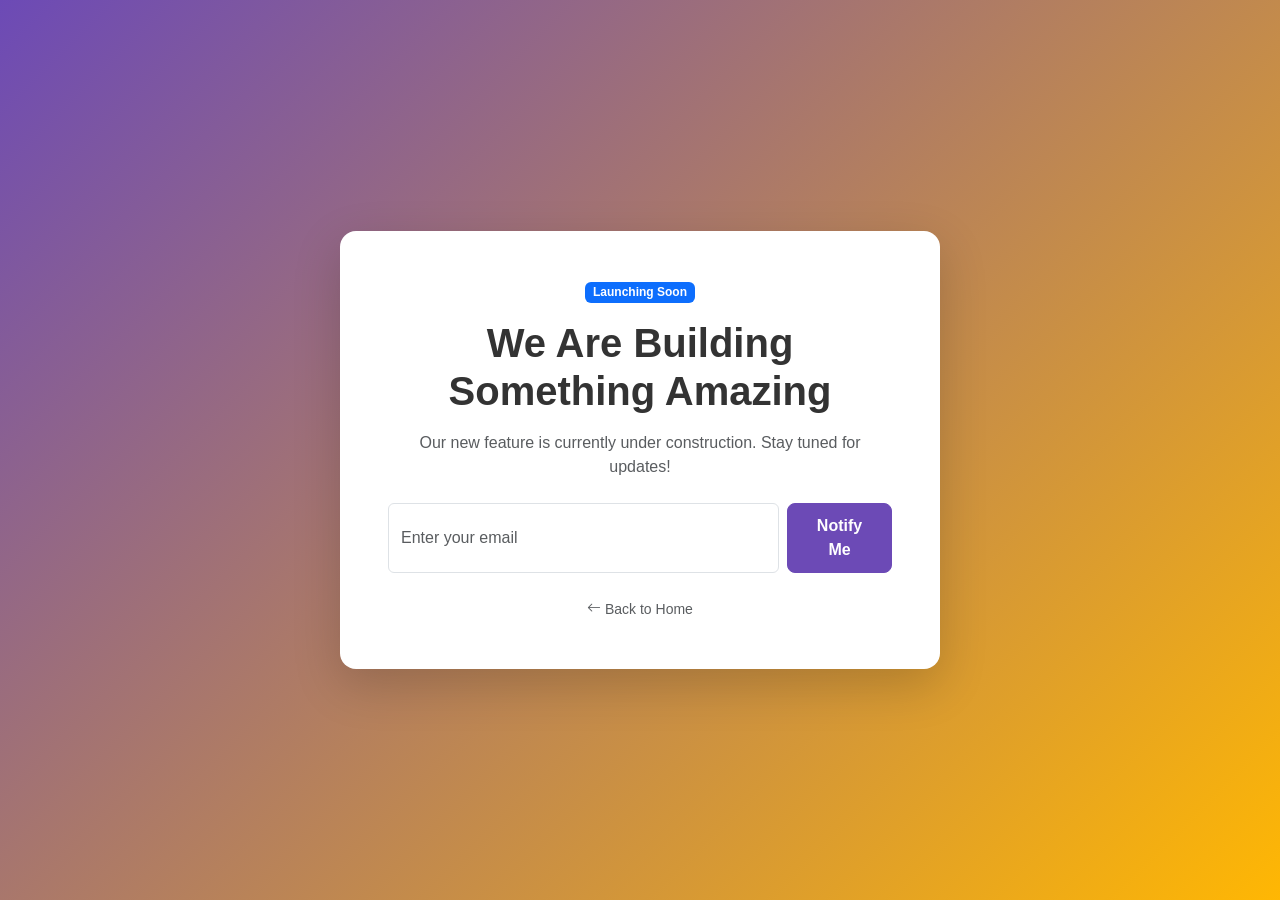
<file: coming-soon.html>
<!DOCTYPE html>
<html lang="en" data-theme="light">

<head>
    <meta charset="UTF-8">
    <meta name="viewport" content="width=device-width, initial-scale=1.0">
    <title>Coming Soon | AudioStudio</title>
    <!-- Google Fonts -->
    <link rel="preconnect" href="https://fonts.googleapis.com">
    <link rel="preconnect" href="https://fonts.gstatic.com" crossorigin>
    <link
        href="https://fonts.googleapis.com/css2?family=Inter:wght@400;500;600&family=Outfit:wght@500;700;800&display=swap"
        rel="stylesheet">
    <!-- Bootstrap CSS -->
    <link href="https://cdn.jsdelivr.net/npm/bootstrap@5.3.2/dist/css/bootstrap.min.css" rel="stylesheet">
    <!-- Bootstrap Icons -->
    <link rel="stylesheet" href="https://cdn.jsdelivr.net/npm/bootstrap-icons@1.11.1/font/bootstrap-icons.css">
    <!-- Custom CSS -->
    <link rel="stylesheet" href="assets/css/style.css">
    <style>
        .coming-soon-container {
            min-height: 100vh;
            display: flex;
            align-items: center;
            justify-content: center;
            text-align: center;
            background: linear-gradient(135deg, var(--primary-color), var(--secondary-color));
            color: white;
        }
    </style>
</head>

<body>

    <div class="coming-soon-container p-4">
        <div class="bg-white text-dark p-5 rounded-4 shadow-lg" style="max-width: 600px; width: 100%;">
            <span class="badge bg-primary mb-3">Launching Soon</span>
            <h1 class="fw-bold mb-3">We Are Building Something Amazing</h1>
            <p class="text-muted mb-4">Our new feature is currently under construction. Stay tuned for updates!</p>

            <form class="d-flex gap-2 mb-4">
                <input type="email" class="form-control" placeholder="Enter your email">
                <button class="btn btn-primary">Notify Me</button>
            </form>

            <a href="index.html" class="text-decoration-none text-muted small"><i class="bi bi-arrow-left"></i> Back to
                Home</a>
        </div>
    </div>

</body>

</html>
</file>
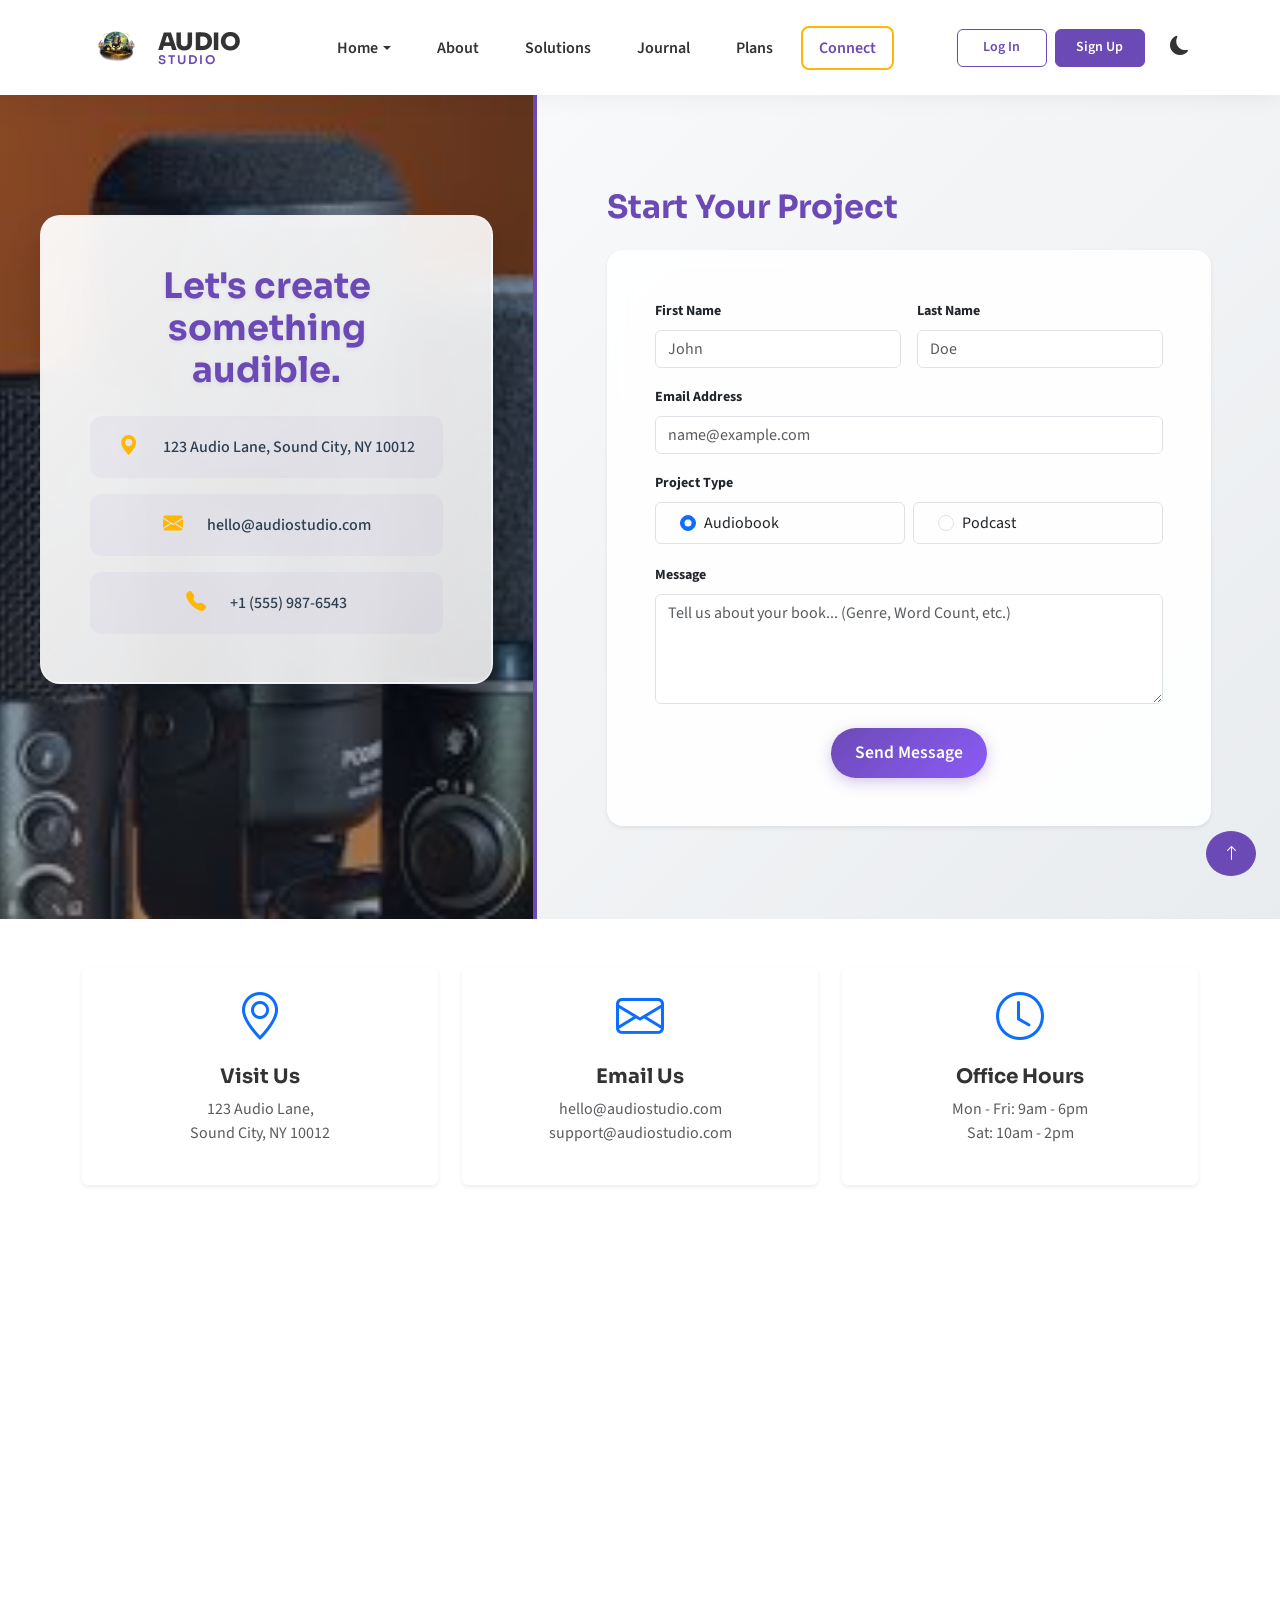
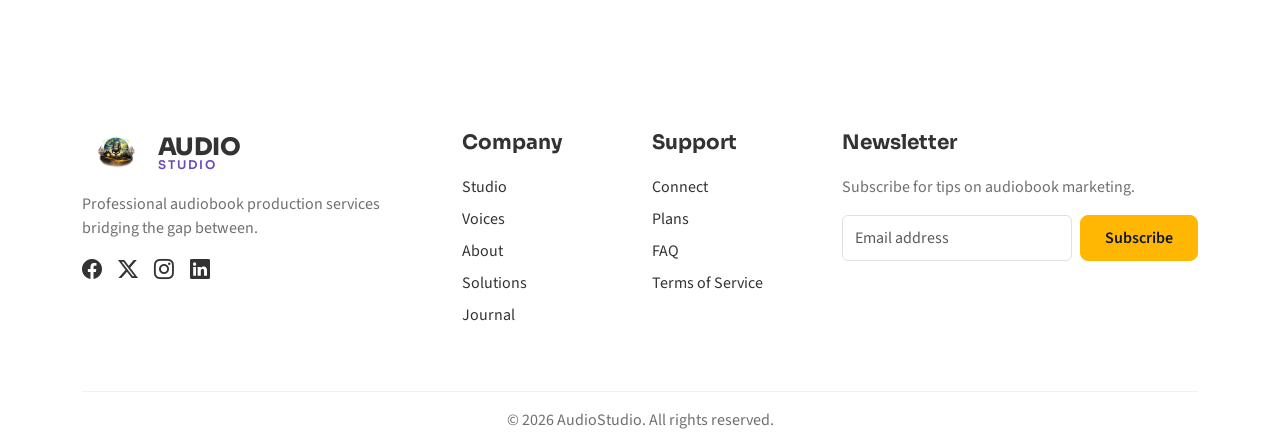
<file: contact.html>
<!DOCTYPE html>
<html lang="en" data-theme="light">

<head>
    <meta charset="UTF-8">
    <meta name="viewport" content="width=device-width, initial-scale=1.0">
    <title>Connect | AudioStudio</title>
    <!-- Google Fonts -->
    <link rel="preconnect" href="https://fonts.googleapis.com">
    <link rel="preconnect" href="https://fonts.gstatic.com" crossorigin>
    <link
        href="https://fonts.googleapis.com/css2?family=Sora:wght@400;600;700;800&family=Source+Sans+3:wght@400;500;600&display=swap"
        rel="stylesheet">
    <!-- Bootstrap CSS -->
    <link href="https://cdn.jsdelivr.net/npm/bootstrap@5.3.2/dist/css/bootstrap.min.css" rel="stylesheet">
    <!-- Bootstrap Icons -->
    <link rel="stylesheet" href="https://cdn.jsdelivr.net/npm/bootstrap-icons@1.11.1/font/bootstrap-icons.css">
    <!-- Custom CSS -->
    <link rel="stylesheet" href="assets/css/style.css">
    <!-- Favicon -->
    <link rel="icon" href="assets/logo.png" type="image/png">
    <style>
        .split-layout {
            min-height: calc(100vh - 76px);
            /* Minus navbar height approx */
        }

        .contact-image {
            background: url('[data-uri]') no-repeat center center/cover;
            position: relative;
        }

        .contact-image::after {
            content: '';
            position: absolute;
            top: 0;
            left: 0;
            right: 0;
            bottom: 0;
            background: rgba(15, 23, 42, 0.4);
        }

        .contact-content {
            display: flex;
            align-items: center;
            justify-content: center;
        }
    </style>
</head>

<body>

    <!-- Header (Sticky) -->
    <nav class="navbar navbar-expand-lg sticky-top">
        <div class="container">
            <a class="navbar-brand" href="index.html">
                <img src="assets/logo.png" alt="AudioStudio">
                <div class="brand-text">
                    <span class="brand-title">Audio</span>
                    <span class="brand-subtitle">Studio</span>
                </div>
            </a>
            <div class="d-flex align-items-center gap-2 order-lg-last">
                <button id="theme-toggle" class="theme-toggle-btn" aria-label="Toggle theme">
                    <i class="bi bi-moon-fill"></i>
                </button>
                <button class="navbar-toggler" type="button" data-bs-toggle="collapse" data-bs-target="#navbarContent"
                    aria-controls="navbarContent" aria-expanded="false" aria-label="Toggle navigation">
                    <span class="navbar-toggler-icon"></span>
                </button>
            </div>
            <div class="collapse navbar-collapse" id="navbarContent">
                <ul class="navbar-nav mx-auto mb-2 mb-lg-0">
                    <li class="nav-item dropdown">
                        <a class="nav-link dropdown-toggle" href="#" role="button" data-bs-toggle="dropdown"
                            aria-expanded="false">Home</a>
                        <ul class="dropdown-menu">
                            <li><a class="dropdown-item" href="index.html">Studio</a></li>
                            <li><a class="dropdown-item" href="home-2.html">Voices</a></li>
                        </ul>
                    </li>
                    <li class="nav-item"><a class="nav-link" href="about.html">About</a></li>
                    <li class="nav-item"><a class="nav-link" href="services.html">Solutions</a></li>
                    <li class="nav-item"><a class="nav-link" href="blog.html">Journal</a></li>
                    <li class="nav-item"><a class="nav-link" href="pricing.html">Plans</a></li>
                    <li class="nav-item"><a class="nav-link active" href="contact.html">Connect</a></li>
                </ul>
                <div class="d-flex flex-column flex-lg-row align-items-left gap-2 mt-3 mt-lg-0">
                    <a href="login.html" class="btn btn-outline-primary btn-sm nav-btn">Log In</a>
                    <a href="register.html" class="btn btn-primary btn-sm nav-btn">Sign Up</a>
                    <a href="dashboard.html" class="btn btn-secondary btn-sm nav-btn d-none">Admin</a>
                </div>
            </div>
        </div>
    </nav>

    <!-- Split Layout Content -->
    <div class="container-fluid p-0">
        <div class="row g-0 split-layout">

            <!-- Left: Image & Info Overlay (Hidden on Mobile) -->
            <div class="col-lg-5 contact-image d-none d-lg-block">
                <div class="bottom-0 start-0 p-5 text-white" style="z-index: 2;">
                    <h2 class="display-5 fw-bold mb-4">Let's create something audible.</h2>
                    <div class="d-flex gap-3 mb-3 align-items-center">
                        <i class="bi bi-geo-alt-fill fs-5 text-warning"></i>
                        <span>123 Audio Lane, Sound City, NY 10012</span>
                    </div>
                    <div class="d-flex gap-3 mb-3 align-items-center">
                        <i class="bi bi-envelope-fill fs-5 text-warning"></i>
                        <span>hello@audiostudio.com</span>
                    </div>
                    <div class="d-flex gap-3 align-items-center">
                        <i class="bi bi-telephone-fill fs-5 text-warning"></i>
                        <span>+1 (555) 987-6543</span>
                    </div>
                </div>
            </div>

            <!-- Right: Form -->
            <div class="col-lg-7 contact-content bg-light-subtle">
                <div class="w-100 p-4 p-md-5" style="max-width: 700px;">

                    <div class="mb-5 d-lg-none">
                        <h1 class="fw-bold mb-2">Get in Touch</h1>
                        <p class="text-muted">Start your audiobook journey today.</p>
                    </div>

                    <h2 class="fw-bold mb-4 d-none d-lg-block">Start Your Project</h2>

                    <form class="card border-0 shadow-sm p-4 p-md-5 rounded-4">
                        <div class="row g-3">
                            <div class="col-md-6">
                                <label class="form-label fw-bold small">First Name</label>
                                <input type="text" class="form-control" placeholder="John">
                            </div>
                            <div class="col-md-6">
                                <label class="form-label fw-bold small">Last Name</label>
                                <input type="text" class="form-control" placeholder="Doe">
                            </div>
                            <div class="col-12">
                                <label class="form-label fw-bold small">Email Address</label>
                                <input type="email" class="form-control" placeholder="name@example.com">
                            </div>
                            <div class="col-12">
                                <label class="form-label fw-bold small">Project Type</label>
                                <div class="row g-2">
                                    <div class="col-6">
                                        <div class="form-check border rounded p-2 ps-5">
                                            <input class="form-check-input" type="radio" name="projectType" id="type1"
                                                checked>
                                            <label class="form-check-label w-100" for="type1">Audiobook</label>
                                        </div>
                                    </div>
                                    <div class="col-6">
                                        <div class="form-check border rounded p-2 ps-5">
                                            <input class="form-check-input" type="radio" name="projectType" id="type2">
                                            <label class="form-check-label w-100" for="type2">Podcast</label>
                                        </div>
                                    </div>
                                </div>
                            </div>
                            <div class="col-12">
                                <label class="form-label fw-bold small">Message</label>
                                <textarea class="form-control" rows="4"
                                    placeholder="Tell us about your book... (Genre, Word Count, etc.)"></textarea>
                            </div>
                            <div class="col-12 mt-4">
                                <button type="submit" class="btn btn-primary btn-lg w-100 rounded-pill">Send
                                    Message</button>
                            </div>
                        </div>
                    </form>

                </div>
            </div>
        </div>
    </div>

    <!-- Contact Info Section (Visible on Mobile & Desktop) -->
    <section class="py-5">
        <div class="container">
            <div class="row g-4 justify-content-center text-center">
                <div class="col-md-4">
                    <div class="card h-100 border-0 shadow-sm p-4">
                        <div class="display-5 text-primary mb-3"><i class="bi bi-geo-alt"></i></div>
                        <h5>Visit Us</h5>
                        <p class="text-muted">123 Audio Lane,<br>Sound City, NY 10012</p>
                    </div>
                </div>
                <div class="col-md-4">
                    <div class="card h-100 border-0 shadow-sm p-4">
                        <div class="display-5 text-primary mb-3"><i class="bi bi-envelope"></i></div>
                        <h5>Email Us</h5>
                        <p class="text-muted">hello@audiostudio.com<br>support@audiostudio.com</p>
                    </div>
                </div>
                <div class="col-md-4">
                    <div class="card h-100 border-0 shadow-sm p-4">
                        <div class="display-5 text-primary mb-3"><i class="bi bi-clock"></i></div>
                        <h5>Office Hours</h5>
                        <p class="text-muted">Mon - Fri: 9am - 6pm<br>Sat: 10am - 2pm</p>
                    </div>
                </div>
            </div>
        </div>
    </section>

    <!-- Map Section -->
    <section class="py-0">
        <div class="container-fluid p-0">
            <iframe
                src="https://www.google.com/maps/embed?pb=!1m18!1m12!1m3!1d193595.15830869428!2d-74.119763973046!3d40.69766374874431!2m3!1f0!2f0!3f0!3m2!1i1024!2i768!4f13.1!3m3!1m2!1s0x89c24fa5d33f083b%3A0xc80b8f06e177fe62!2sNew%20York%2C%20NY%2C%20USA!5e0!3m2!1sen!2sin!4v1645456789012!5m2!1sen!2sin"
                width="100%" height="450" style="border:0;" allowfullscreen="" loading="lazy"
                referrerpolicy="no-referrer-when-downgrade" class="d-block filter-grayscale"></iframe>
        </div>
    </section>

    <!-- Footer -->
    <footer class="pt-5 pb-2">
        <div class="container">
            <div class="row g-4 mb-5">
                <div class="col-lg-4 col-md-6">
                    <a href="index.html" class="navbar-brand mb-3">
                        <img src="assets/logo.png" alt="AudioStudio">
                        <div class="brand-text">
                            <span class="brand-title">Audio</span>
                            <span class="brand-subtitle">Studio</span>
                        </div>
                    </a>
                    <p class="text-white-50">Professional audiobook production services bridging the gap between.</p>
                    <div class="d-flex gap-3 mt-3">
                        <a href="#"><i class="bi bi-facebook fs-5"></i></a>
                        <a href="#"><i class="bi bi-twitter-x fs-5"></i></a>
                        <a href="#"><i class="bi bi-instagram fs-5"></i></a>
                        <a href="#"><i class="bi bi-linkedin fs-5"></i></a>
                    </div>
                </div>
                <div class="col-lg-2 col-md-6">
                    <h5>Company</h5>
                    <ul class="list-unstyled">
                        <li class="mb-2"><a href="index.html">Studio</a></li>
                        <li class="mb-2"><a href="home-2.html">Voices</a></li>
                        <li class="mb-2"><a href="about.html">About</a></li>
                        <li class="mb-2"><a href="services.html">Solutions</a></li>
                        <li class="mb-2"><a href="blog.html">Journal</a></li>
                    </ul>
                </div>
                <div class="col-lg-2 col-md-6">
                    <h5>Support</h5>
                    <ul class="list-unstyled">
                        <li class="mb-2"><a href="contact.html">Connect</a></li>
                        <li class="mb-2"><a href="pricing.html">Plans</a></li>
                        <li class="mb-2"><a href="#">FAQ</a></li>
                        <li class="mb-2"><a href="#">Terms of Service</a></li>
                    </ul>
                </div>
                <div class="col-lg-4 col-md-6">
                    <h5>Newsletter</h5>
                    <p class="text-white-50">Subscribe for tips on audiobook marketing.</p>
                    <form class="d-flex gap-2">
                        <input type="email" class="form-control" placeholder="Email address">
                        <button class="btn btn-secondary">Subscribe</button>
                    </form>
                </div>
            </div>
            <div class="border-top border-secondary pt-3 text-center text-white-50">
                <p class="mb-0">&copy; 2026 AudioStudio. All rights reserved.</p>
            </div>
        </div>
        <a href="#" class="btn btn-primary position-fixed bottom-0 end-0 m-4 rounded-circle"
            style="width: 45px; height: 45px; display: flex; align-items: center; justify-content: center;">
            <i class="bi bi-arrow-up"></i>
        </a>
    </footer>

    <!-- Bootstrap JS -->
    <script src="https://cdn.jsdelivr.net/npm/bootstrap@5.3.2/dist/js/bootstrap.bundle.min.js"></script>
    <!-- Custom JS -->
    <script src="assets/js/main.js"></script>
</body>

</html>
</file>
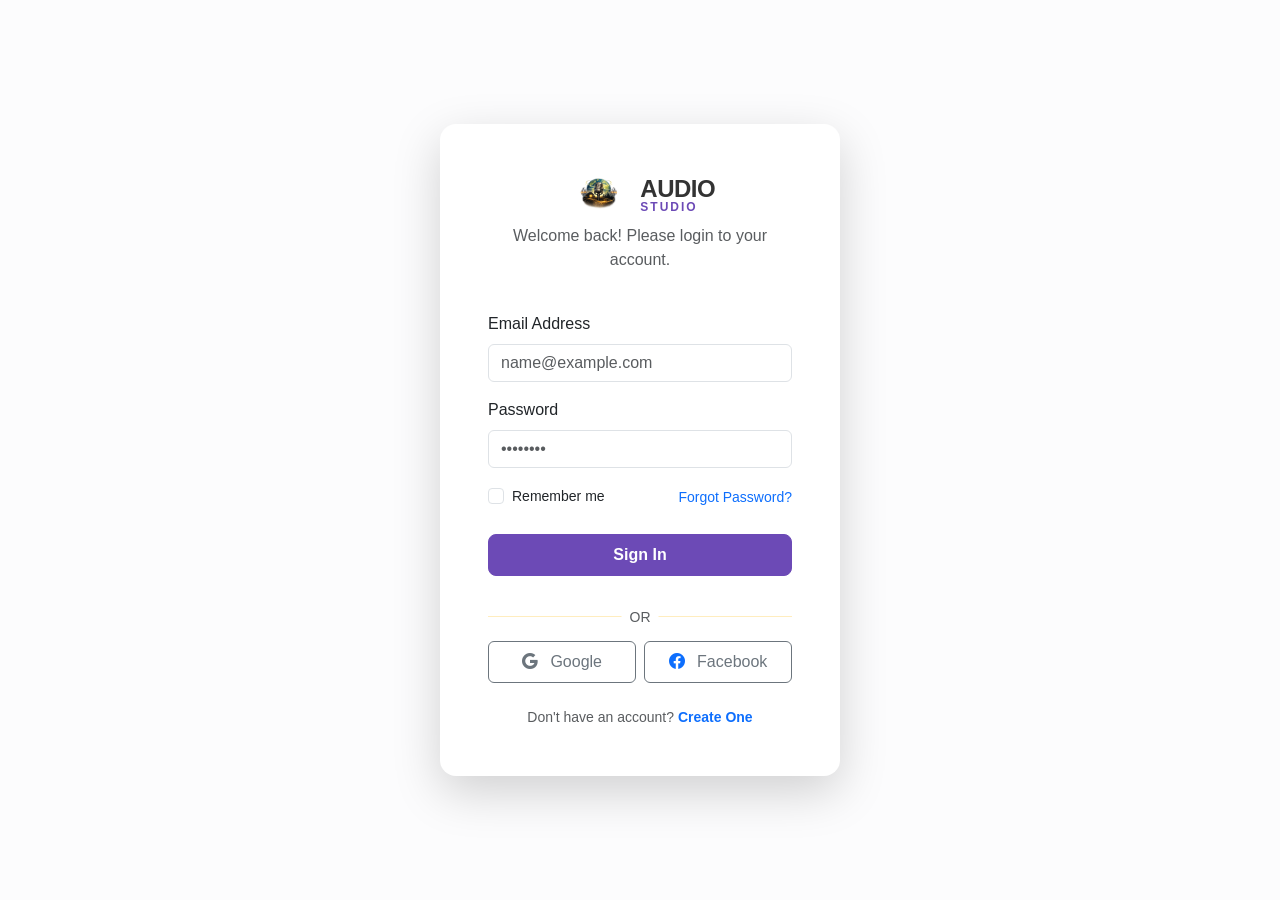
<file: login.html>
<!DOCTYPE html>
<html lang="en" data-theme="light">

<head>
    <meta charset="UTF-8">
    <meta name="viewport" content="width=device-width, initial-scale=1.0">
    <title>Login | Audio Book Production</title>
    <!-- Google Fonts -->
    <link rel="preconnect" href="https://fonts.googleapis.com">
    <link rel="preconnect" href="https://fonts.gstatic.com" crossorigin>
    <link
        href="https://fonts.googleapis.com/css2?family=Inter:wght@400;500;600&family=Outfit:wght@500;700;800&display=swap"
        rel="stylesheet">
    <!-- Bootstrap CSS -->
    <link href="https://cdn.jsdelivr.net/npm/bootstrap@5.3.2/dist/css/bootstrap.min.css" rel="stylesheet">
    <!-- Bootstrap Icons -->
    <link rel="stylesheet" href="https://cdn.jsdelivr.net/npm/bootstrap-icons@1.11.1/font/bootstrap-icons.css">
    <!-- Favicon -->
    <link rel="icon" href="assets/logo.png" type="image/png">
    <!-- Custom CSS -->
    <link rel="stylesheet" href="assets/css/style.css">
    <style>
        .auth-container {
            min-height: 100vh;
            display: flex;
            align-items: center;
            justify-content: center;
            padding: 20px;
        }

        .auth-card {
            width: 100%;
            max-width: 400px;
        }
    </style>
</head>

<body class="bg-light-subtle">

    <div class="auth-container">
        <div class="auth-card card border-0 shadow-lg p-4 p-md-5 rounded-4 animate-up">
            <div class="text-center mb-4">
                <a class="navbar-brand d-inline-flex align-items-center justify-content-center" href="index.html">
                    <img src="assets/logo.png" alt="AudioStudio">
                    <div class="brand-text text-start">
                        <span class="brand-title">Audio</span>
                        <span class="brand-subtitle">Studio</span>
                    </div>
                </a>
                <p class="text-muted">Welcome back! Please login to your account.</p>
            </div>

            <form action="dashboard.html">
                <div class="mb-3">
                    <label class="form-label">Email Address</label>
                    <input type="email" class="form-control" placeholder="name@example.com">
                </div>
                <div class="mb-3">
                    <label class="form-label">Password</label>
                    <input type="password" class="form-control" placeholder="••••••••">
                </div>
                <div class="d-flex justify-content-between align-items-center mb-4">
                    <div class="form-check">
                        <input class="form-check-input" type="checkbox" id="rememberMe">
                        <label class="form-check-label small" for="rememberMe">Remember me</label>
                    </div>
                    <a href="#" class="small text-primary text-decoration-none">Forgot Password?</a>
                </div>
                <button type="submit" class="btn btn-primary w-100 py-2 fw-bold">Sign In</button>
            </form>

            <div class="text-center mt-4">
                <div class="position-relative mb-4">
                    <hr class="text-secondary opacity-25">
                    <span
                        class="position-absolute top-50 start-50 translate-middle bg-white px-2 text-muted small">OR</span>
                </div>
                <div class="d-flex gap-2 mb-4">
                    <button class="btn btn-outline-secondary w-50 py-2 fw-medium">
                        <i class="bi bi-google me-2"></i> Google
                    </button>
                    <button class="btn btn-outline-secondary w-50 py-2 fw-medium">
                        <i class="bi bi-facebook me-2 text-primary"></i> Facebook
                    </button>
                </div>
                <p class="small text-muted mb-0">Don't have an account? <a href="register.html"
                        class="text-primary fw-bold text-decoration-none">Create One</a></p>
            </div>
        </div>
    </div>

    <!-- Bootstrap JS -->
    <script src="https://cdn.jsdelivr.net/npm/bootstrap@5.3.2/dist/js/bootstrap.bundle.min.js"></script>
    <script src="assets/js/main.js"></script>
</body>

</html>
</file>
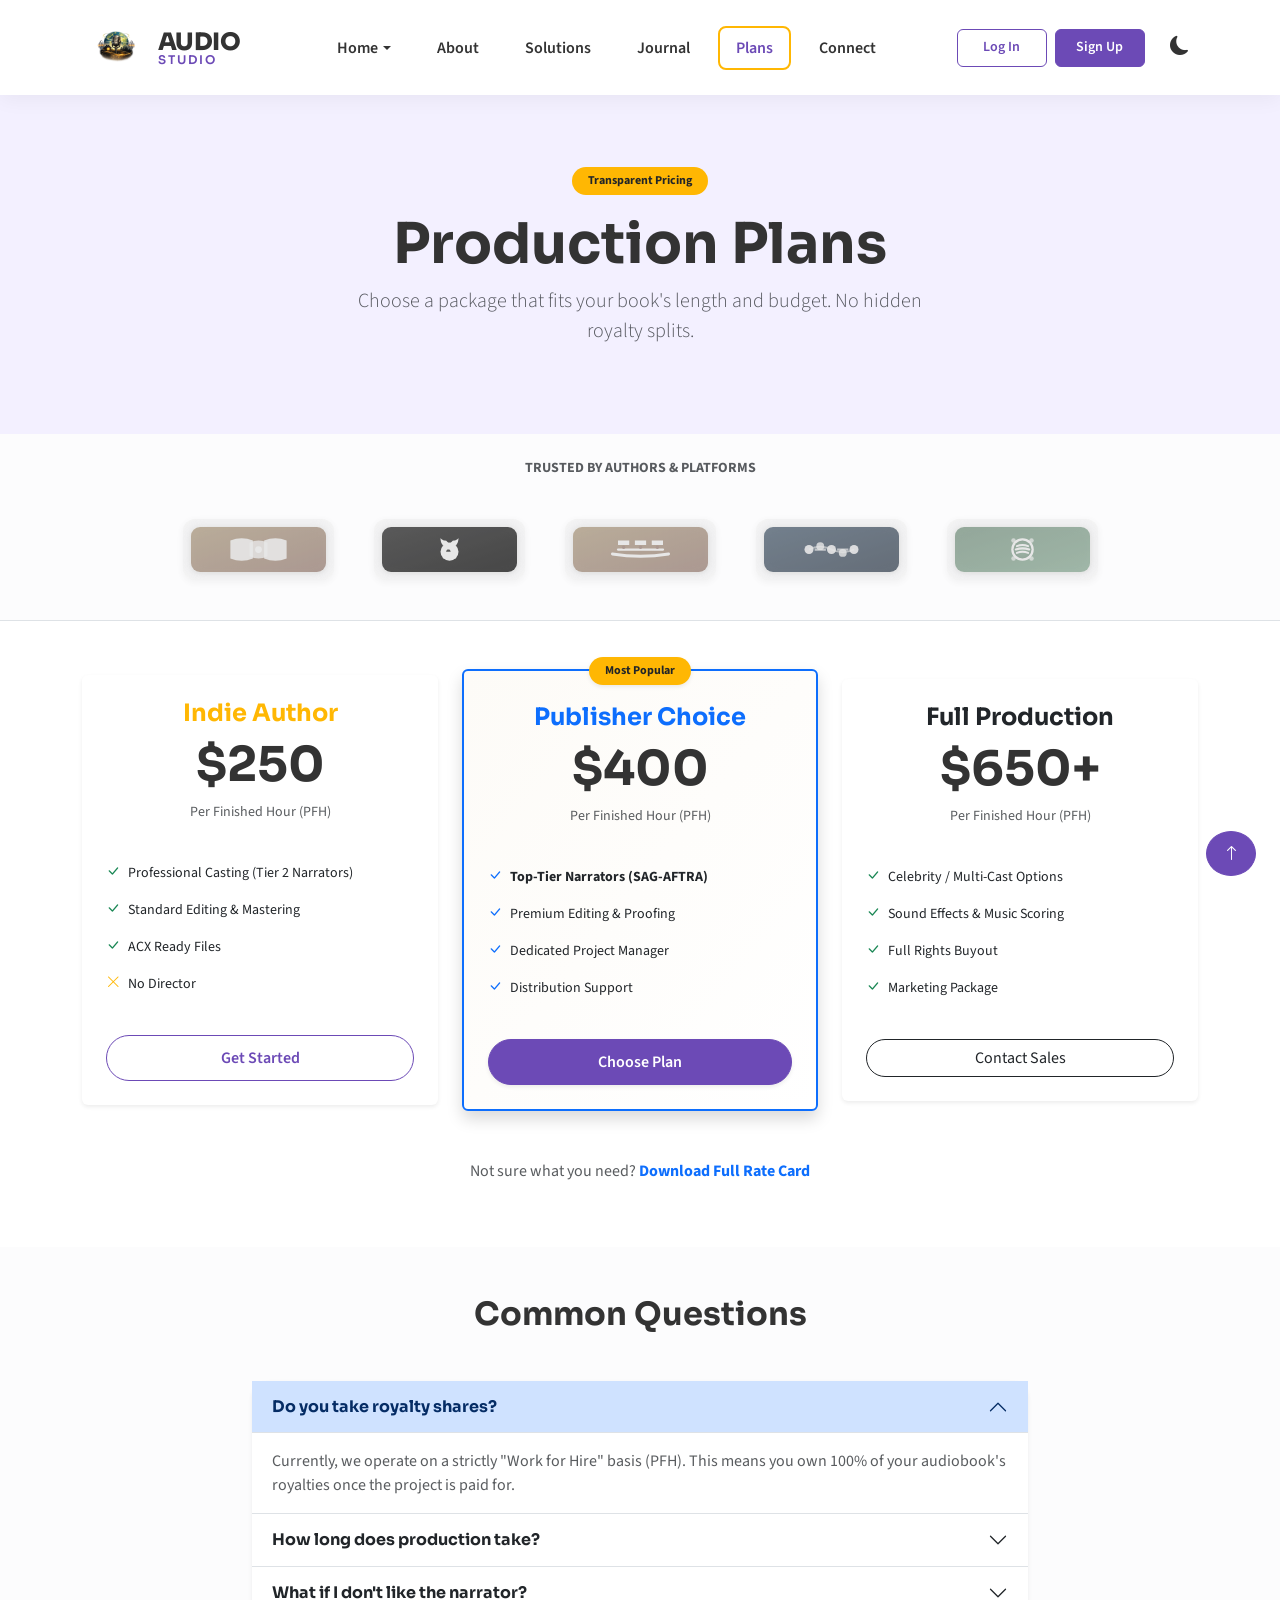
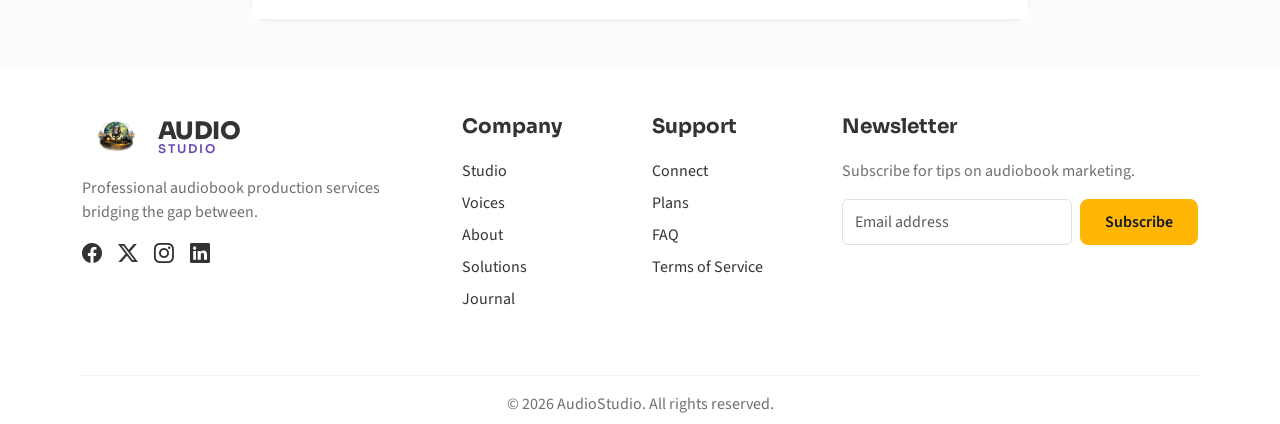
<file: pricing.html>
<!DOCTYPE html>
<html lang="en" data-theme="light">

<head>
    <meta charset="UTF-8">
    <meta name="viewport" content="width=device-width, initial-scale=1.0">
    <title>Plans | AudioStudio</title>
    <!-- Google Fonts -->
    <link rel="preconnect" href="https://fonts.googleapis.com">
    <link rel="preconnect" href="https://fonts.gstatic.com" crossorigin>
    <link
        href="https://fonts.googleapis.com/css2?family=Sora:wght@400;600;700;800&family=Source+Sans+3:wght@400;500;600&display=swap"
        rel="stylesheet">
    <!-- Bootstrap CSS -->
    <link href="https://cdn.jsdelivr.net/npm/bootstrap@5.3.2/dist/css/bootstrap.min.css" rel="stylesheet">
    <!-- Bootstrap Icons -->
    <link rel="stylesheet" href="https://cdn.jsdelivr.net/npm/bootstrap-icons@1.11.1/font/bootstrap-icons.css">
    <!-- Custom CSS -->
    <link rel="stylesheet" href="assets/css/style.css">
    <!-- Favicon -->
    <link rel="icon" href="assets/logo.png" type="image/png">
</head>

<body>

    <!-- Header -->
    <nav class="navbar navbar-expand-lg sticky-top">
        <div class="container">
            <a class="navbar-brand" href="index.html">
                <img src="assets/logo.png" alt="AudioStudio">
                <div class="brand-text">
                    <span class="brand-title">Audio</span>
                    <span class="brand-subtitle">Studio</span>
                </div>
            </a>
            <div class="d-flex align-items-center gap-2 order-lg-last">
                <button id="theme-toggle" class="theme-toggle-btn" aria-label="Toggle theme">
                    <i class="bi bi-moon-fill"></i>
                </button>
                <button class="navbar-toggler" type="button" data-bs-toggle="collapse" data-bs-target="#navbarContent"
                    aria-controls="navbarContent" aria-expanded="false" aria-label="Toggle navigation">
                    <span class="navbar-toggler-icon"></span>
                </button>
            </div>
            <div class="collapse navbar-collapse" id="navbarContent">
                <ul class="navbar-nav mx-auto mb-2 mb-lg-0">
                    <li class="nav-item dropdown">
                        <a class="nav-link dropdown-toggle" href="#" role="button" data-bs-toggle="dropdown"
                            aria-expanded="false">Home</a>
                        <ul class="dropdown-menu">
                            <li><a class="dropdown-item" href="index.html">Studio</a></li>
                            <li><a class="dropdown-item" href="home-2.html">Voices</a></li>
                        </ul>
                    </li>
                    <li class="nav-item"><a class="nav-link" href="about.html">About</a></li>
                    <li class="nav-item"><a class="nav-link" href="services.html">Solutions</a></li>
                    <li class="nav-item"><a class="nav-link" href="blog.html">Journal</a></li>
                    <li class="nav-item"><a class="nav-link active" href="pricing.html">Plans</a></li>
                    <li class="nav-item"><a class="nav-link" href="contact.html">Connect</a></li>
                </ul>
                <div class="d-flex flex-column flex-lg-row align-items-left gap-2 mt-3 mt-lg-0">
                    <a href="login.html" class="btn btn-outline-primary btn-sm nav-btn">Log In</a>
                    <a href="register.html" class="btn btn-primary btn-sm nav-btn">Sign Up</a>
                    <a href="dashboard.html" class="btn btn-secondary btn-sm nav-btn d-none">Admin</a>
                </div>
            </div>
        </div>
    </nav>

    <!-- Page Header -->
    <section class="bg-theme-subtle py-5 text-center">
        <div class="container py-4">
            <span class="badge bg-secondary text-dark rounded-pill mb-3 px-3 py-2">Transparent Pricing</span>
            <h1 class="display-4 fw-bold">Production Plans</h1>
            <p class="lead text-muted mx-auto" style="max-width: 600px;">Choose a package that fits your book's length
                and budget. No hidden royalty splits.</p>
        </div>
    </section>

    <!-- Trusted Partners (Social Proof) -->
    <section class="py-4 bg-light-subtle border-bottom">
        <div class="container">
            <p class="text-center small text-muted text-uppercase fw-bold mb-4">Trusted by Authors & Platforms</p>
            <div class="trusted-partners">
                <div class="partner-logo">
                    <img src="assets/img/logo-audible.svg" alt="Audible">
                </div>
                <div class="partner-logo">
                    <img src="assets/img/logo-apple-books.svg" alt="Apple Books">
                </div>
                <div class="partner-logo">
                    <img src="assets/img/logo-amazon.svg" alt="Amazon">
                </div>
                <div class="partner-logo">
                    <img src="assets/img/logo-findaway.svg" alt="Findaway Voices">
                </div>
                <div class="partner-logo">
                    <img src="assets/img/logo-spotify.svg" alt="Spotify">
                </div>
            </div>
        </div>
    </section>

    <!-- Pricing Plans -->
    <section class="py-5">
        <div class="container">
            <div class="row g-4 align-items-center justify-content-center">

                <!-- Basic -->
                <div class="col-lg-4 col-md-6">
                    <div class="card border-0 shadow-sm h-100 p-4">
                        <div class="text-center mb-4">
                            <h4 class="fw-bold text-secondary">Indie Author</h4>
                            <h2 class="display-5 fw-bold">$250</h2>
                            <p class="text-muted small">Per Finished Hour (PFH)</p>
                        </div>
                        <ul class="list-unstyled mb-4 small">
                            <li class="mb-3 d-flex"><i class="bi bi-check-lg text-success me-2"></i> Professional
                                Casting (Tier 2 Narrators)</li>
                            <li class="mb-3 d-flex"><i class="bi bi-check-lg text-success me-2"></i> Standard Editing &
                                Mastering</li>
                            <li class="mb-3 d-flex"><i class="bi bi-check-lg text-success me-2"></i> ACX Ready Files
                            </li>
                            <li class="mb-3 d-flex"><i class="bi bi-x-lg text-secondary me-2"></i> No Director</li>
                        </ul>
                        <a href="contact.html" class="btn btn-outline-primary w-100 rounded-pill">Get Started</a>
                    </div>
                </div>

                <!-- Professional (Highlighted) -->
                <div class="col-lg-4 col-md-6">
                    <div class="card border-primary border-2 shadow h-100 p-4 position-relative pricing-card-popular">
                        <div class="position-absolute top-0 start-50 translate-middle">
                            <span class="badge bg-secondary text-dark px-3 py-2 rounded-pill shadow-sm">Most
                                Popular</span>
                        </div>
                        <div class="text-center mb-4 mt-2">
                            <h4 class="fw-bold text-primary">Publisher Choice</h4>
                            <h2 class="display-5 fw-bold">$400</h2>
                            <p class="text-muted small">Per Finished Hour (PFH)</p>
                        </div>
                        <ul class="list-unstyled mb-4 small">
                            <li class="mb-3 d-flex"><i class="bi bi-check-lg text-primary me-2 fw-bold"></i>
                                <strong>Top-Tier Narrators (SAG-AFTRA)</strong>
                            </li>
                            <li class="mb-3 d-flex"><i class="bi bi-check-lg text-primary me-2"></i> Premium Editing &
                                Proofing</li>
                            <li class="mb-3 d-flex"><i class="bi bi-check-lg text-primary me-2"></i> Dedicated Project
                                Manager</li>
                            <li class="mb-3 d-flex"><i class="bi bi-check-lg text-primary me-2"></i> Distribution
                                Support</li>
                        </ul>
                        <a href="contact.html" class="btn btn-primary w-100 rounded-pill shadow-sm">Choose Plan</a>
                    </div>
                </div>

                <!-- Enterprise -->
                <div class="col-lg-4 col-md-6">
                    <div class="card border-0 shadow-sm h-100 p-4">
                        <div class="text-center mb-4">
                            <h4 class="fw-bold text-dark">Full Production</h4>
                            <h2 class="display-5 fw-bold">$650+</h2>
                            <p class="text-muted small">Per Finished Hour (PFH)</p>
                        </div>
                        <ul class="list-unstyled mb-4 small">
                            <li class="mb-3 d-flex"><i class="bi bi-check-lg text-success me-2"></i> Celebrity /
                                Multi-Cast Options</li>
                            <li class="mb-3 d-flex"><i class="bi bi-check-lg text-success me-2"></i> Sound Effects &
                                Music Scoring</li>
                            <li class="mb-3 d-flex"><i class="bi bi-check-lg text-success me-2"></i> Full Rights Buyout
                            </li>
                            <li class="mb-3 d-flex"><i class="bi bi-check-lg text-success me-2"></i> Marketing Package
                            </li>
                        </ul>
                        <a href="contact.html" class="btn btn-outline-dark w-100 rounded-pill">Contact Sales</a>
                    </div>
                </div>

            </div>

            <!-- Comparison Table Link -->
            <div class="text-center mt-5">
                <p class="text-muted">Not sure what you need? <a href="#"
                        class="text-primary text-decoration-none fw-bold">Download Full Rate Card</a></p>
            </div>
        </div>
    </section>

    <!-- FAQ Section -->
    <section class="py-5 bg-light-subtle">
        <div class="container" style="max-width: 800px;">
            <div class="text-center mb-5">
                <h2 class="fw-bold">Common Questions</h2>
            </div>
            <div class="accordion accordion-flush bg-white rounded-4 shadow-sm" id="accordionFAQ">
                <div class="accordion-item rounded-top-4">
                    <h2 class="accordion-header">
                        <button class="accordion-button fw-bold" type="button" data-bs-toggle="collapse"
                            data-bs-target="#collapseOne">
                            Do you take royalty shares?
                        </button>
                    </h2>
                    <div id="collapseOne" class="accordion-collapse collapse show" data-bs-parent="#accordionFAQ">
                        <div class="accordion-body text-muted">
                            Currently, we operate on a strictly "Work for Hire" basis (PFH). This means you own 100% of
                            your audiobook's royalties once the project is paid for.
                        </div>
                    </div>
                </div>
                <div class="accordion-item">
                    <h2 class="accordion-header">
                        <button class="accordion-button collapsed fw-bold" type="button" data-bs-toggle="collapse"
                            data-bs-target="#collapseTwo">
                            How long does production take?
                        </button>
                    </h2>
                    <div id="collapseTwo" class="accordion-collapse collapse" data-bs-parent="#accordionFAQ">
                        <div class="accordion-body text-muted">
                            A standard 10-hour audiobook typically takes 4-6 weeks from the start of recording to final
                            master delivery.
                        </div>
                    </div>
                </div>
                <div class="accordion-item rounded-bottom-4">
                    <h2 class="accordion-header">
                        <button class="accordion-button collapsed fw-bold" type="button" data-bs-toggle="collapse"
                            data-bs-target="#collapseThree">
                            What if I don't like the narrator?
                        </button>
                    </h2>
                    <div id="collapseThree" class="accordion-collapse collapse" data-bs-parent="#accordionFAQ">
                        <div class="accordion-body text-muted">
                            That's why we cast heavily upfront! You approve the narrator's audition before recording
                            begins. Additionally, we provide "15-minute checkpoints" to ensure the tone is right early
                            on.
                        </div>
                    </div>
                </div>
            </div>
        </div>
    </section>

    <!-- Footer -->
    <footer class="pt-5 pb-2">
        <div class="container">
            <div class="row g-4 mb-5">
                <div class="col-lg-4 col-md-6">
                    <a href="index.html" class="navbar-brand mb-3">
                        <img src="assets/logo.png" alt="AudioStudio">
                        <div class="brand-text">
                            <span class="brand-title">Audio</span>
                            <span class="brand-subtitle">Studio</span>
                        </div>
                    </a>
                    <p class="text-white-50">Professional audiobook production services bridging the gap between.</p>
                    <div class="d-flex gap-3 mt-3">
                        <a href="#"><i class="bi bi-facebook fs-5"></i></a>
                        <a href="#"><i class="bi bi-twitter-x fs-5"></i></a>
                        <a href="#"><i class="bi bi-instagram fs-5"></i></a>
                        <a href="#"><i class="bi bi-linkedin fs-5"></i></a>
                    </div>
                </div>
                <div class="col-lg-2 col-md-6">
                    <h5>Company</h5>
                    <ul class="list-unstyled">
                        <li class="mb-2"><a href="index.html">Studio</a></li>
                        <li class="mb-2"><a href="home-2.html">Voices</a></li>
                        <li class="mb-2"><a href="about.html">About</a></li>
                        <li class="mb-2"><a href="services.html">Solutions</a></li>
                        <li class="mb-2"><a href="blog.html">Journal</a></li>
                    </ul>
                </div>
                <div class="col-lg-2 col-md-6">
                    <h5>Support</h5>
                    <ul class="list-unstyled">
                        <li class="mb-2"><a href="contact.html">Connect</a></li>
                        <li class="mb-2"><a href="pricing.html">Plans</a></li>
                        <li class="mb-2"><a href="#">FAQ</a></li>
                        <li class="mb-2"><a href="#">Terms of Service</a></li>
                    </ul>
                </div>
                <div class="col-lg-4 col-md-6">
                    <h5>Newsletter</h5>
                    <p class="text-white-50">Subscribe for tips on audiobook marketing.</p>
                    <form class="d-flex gap-2">
                        <input type="email" class="form-control" placeholder="Email address">
                        <button class="btn btn-secondary">Subscribe</button>
                    </form>
                </div>
            </div>
            <div class="border-top border-secondary pt-3 text-center text-white-50">
                <p class="mb-0">&copy; 2026 AudioStudio. All rights reserved.</p>
            </div>
        </div>
        <a href="#" class="btn btn-primary position-fixed bottom-0 end-0 m-4 rounded-circle"
            style="width: 45px; height: 45px; display: flex; align-items: center; justify-content: center;">
            <i class="bi bi-arrow-up"></i>
        </a>
    </footer>

    <!-- Bootstrap JS -->
    <script src="https://cdn.jsdelivr.net/npm/bootstrap@5.3.2/dist/js/bootstrap.bundle.min.js"></script>
    <!-- Custom JS -->
    <script src="assets/js/main.js"></script>
</body>

</html>
</file>
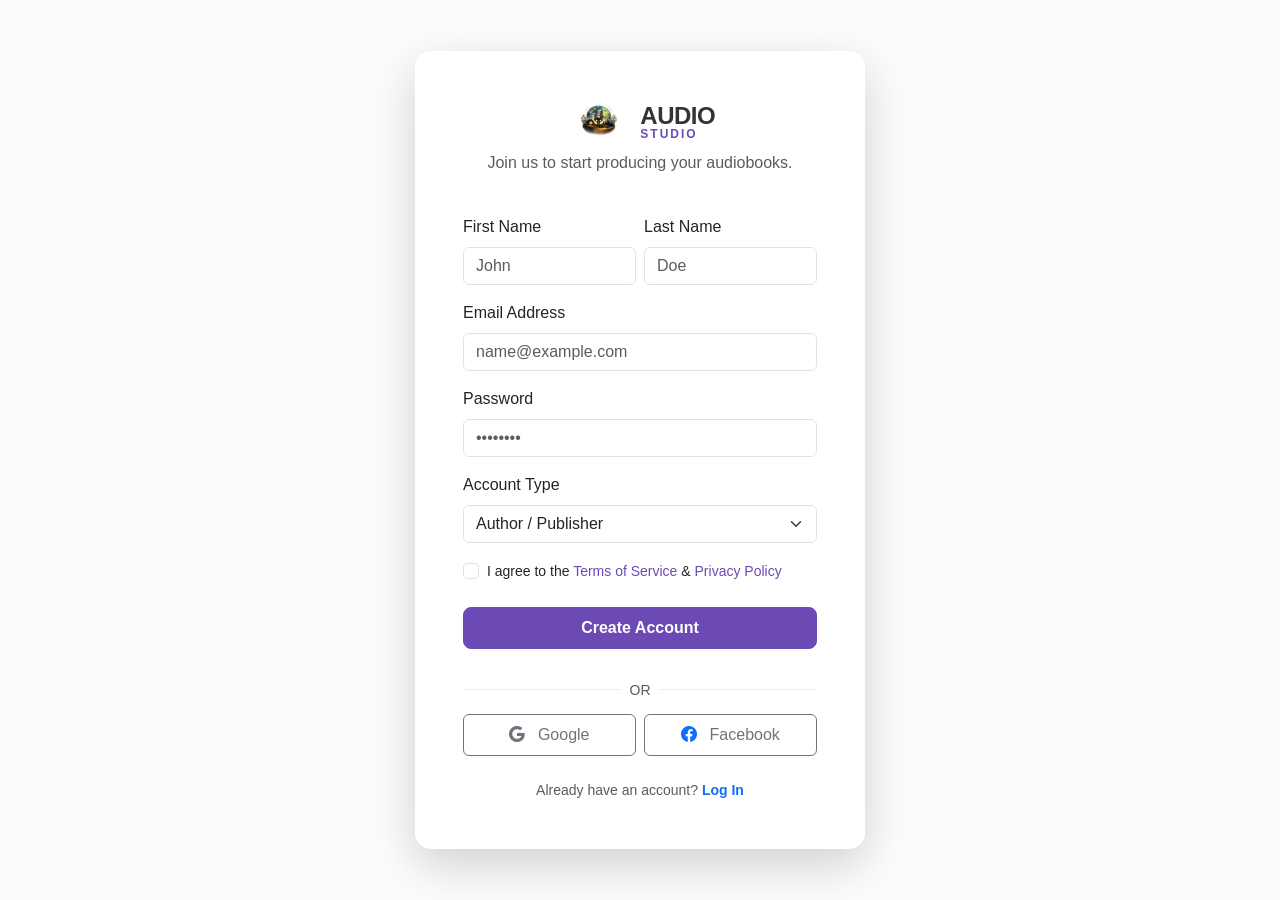
<file: register.html>
<!DOCTYPE html>
<html lang="en" data-theme="light">

<head>
    <meta charset="UTF-8">
    <meta name="viewport" content="width=device-width, initial-scale=1.0">
    <title>Register | Audio Book Production</title>
    <!-- Google Fonts -->
    <link rel="preconnect" href="https://fonts.googleapis.com">
    <link rel="preconnect" href="https://fonts.gstatic.com" crossorigin>
    <link
        href="https://fonts.googleapis.com/css2?family=Inter:wght@400;500;600&family=Outfit:wght@500;700;800&display=swap"
        rel="stylesheet">
    <!-- Bootstrap CSS -->
    <link href="https://cdn.jsdelivr.net/npm/bootstrap@5.3.2/dist/css/bootstrap.min.css" rel="stylesheet">
    <!-- Bootstrap Icons -->
    <link rel="stylesheet" href="https://cdn.jsdelivr.net/npm/bootstrap-icons@1.11.1/font/bootstrap-icons.css">
    <!-- Favicon -->
    <link rel="icon" href="assets/logo.png" type="image/png">
    <!-- Custom CSS -->
    <link rel="stylesheet" href="assets/css/style.css">
    <style>
        .auth-container {
            min-height: 100vh;
            display: flex;
            align-items: center;
            justify-content: center;
            padding: 20px;
        }

        .auth-card {
            width: 100%;
            max-width: 450px;
        }
    </style>
</head>

<body class="bg-light-subtle">

    <div class="auth-container">
        <div class="auth-card card border-0 shadow-lg p-4 p-md-5 rounded-4">
            <div class="text-center mb-4">
                <a class="navbar-brand d-inline-flex align-items-center justify-content-center" href="index.html">
                    <img src="assets/logo.png" alt="AudioStudio">
                    <div class="brand-text text-start">
                        <span class="brand-title">Audio</span>
                        <span class="brand-subtitle">Studio</span>
                    </div>
                </a>
                <p class="text-muted">Join us to start producing your audiobooks.</p>
            </div>

            <form action="dashboard.html">
                <div class="row g-2 mb-3">
                    <div class="col-6">
                        <label class="form-label">First Name</label>
                        <input type="text" class="form-control" placeholder="John">
                    </div>
                    <div class="col-6">
                        <label class="form-label">Last Name</label>
                        <input type="text" class="form-control" placeholder="Doe">
                    </div>
                </div>
                <div class="mb-3">
                    <label class="form-label">Email Address</label>
                    <input type="email" class="form-control" placeholder="name@example.com">
                </div>
                <div class="mb-3">
                    <label class="form-label">Password</label>
                    <input type="password" class="form-control" placeholder="••••••••">
                </div>
                <div class="mb-3">
                    <label class="form-label">Account Type</label>
                    <select class="form-select">
                        <option>Author / Publisher</option>
                        <option>Narrator</option>
                        <option>Studio Engineer</option>
                    </select>
                </div>
                <div class="form-check mb-4">
                    <input class="form-check-input" type="checkbox" id="terms" required>
                    <label class="form-check-label small" for="terms">
                        I agree to the <a href="#" class="text-decoration-none">Terms of Service</a> & <a href="#"
                            class="text-decoration-none">Privacy Policy</a>
                    </label>
                </div>
                <button type="submit" class="btn btn-primary w-100 py-2 fw-bold">Create Account</button>
            </form>

            <div class="text-center mt-4">
                <div class="position-relative mb-4">
                    <hr class="text-secondary opacity-25">
                    <span
                        class="position-absolute top-50 start-50 translate-middle bg-white px-2 text-muted small">OR</span>
                </div>
                <div class="d-flex gap-2 mb-4">
                    <button class="btn btn-outline-secondary w-50 py-2 fw-medium">
                        <i class="bi bi-google me-2"></i> Google
                    </button>
                    <button class="btn btn-outline-secondary w-50 py-2 fw-medium">
                        <i class="bi bi-facebook me-2 text-primary"></i> Facebook
                    </button>
                </div>
                <p class="small text-muted mb-0">Already have an account? <a href="login.html"
                        class="text-primary fw-bold text-decoration-none">Log In</a></p>
            </div>
        </div>
    </div>

    <!-- Bootstrap JS -->
    <script src="https://cdn.jsdelivr.net/npm/bootstrap@5.3.2/dist/js/bootstrap.bundle.min.js"></script>
    <script src="assets/js/main.js"></script>
</body>

</html>
</file>
<file: assets/css/style.css>
:root {
    /* Pattern 2 - Creative Voice (Modern) */
    --primary-color: #6C4AB6;
    /* Royal Purple */
    --secondary-color: #FFB703;
    /* Golden Accent */
    --tertiary-color: #0F172A;
    /* Dark Slate */
    --body-bg: #FFFFFF;
    --text-color: #333333;
    --card-bg: #F8F9FA;
    --border-color: #E9ECEF;
    --navbar-bg: #FFFFFF;
    --navbar-text: #333333;

    /* New Subtle Backgrounds */
    --bg-theme-subtle: #F3F0FF;
    /* Very light purple tint */

    /* Transition */
    --transition: all 0.3s ease;

    /* Updated Fonts */
    --font-heading: 'Sora', sans-serif;
    --font-body: 'Source Sans 3', sans-serif;

    /* Footer Background */
    --footer-bg: #FFFFFF;

    /* Sidebar Background */
    --sidebar-bg: #0F172A;
}

[data-theme="dark"] {
    --primary-color: #A78BFA;
    /* Lighter Polyester Purple */
    --secondary-color: #FCD34D;
    /* Lighter Gold */
    --tertiary-color: #F8FAFC;
    /* Light Text */
    --body-bg: #0F172A;
    --text-color: #F1F5F9;
    --card-bg: #1E293B;
    --border-color: #334155;
    --navbar-bg: #0F172A;
    --navbar-text: #F8FAFC;
    --bg-theme-subtle: #162036;

    /* Ensure Footer stays dark in dark mode */
    --footer-bg: #020617;

    /* Sidebar Background (Dark Mode) */
    --sidebar-bg: #020617;
}

/* Dark Mode Overrides for Bootstrap Utilities */
[data-theme="dark"] .bg-light,
[data-theme="dark"] .bg-light-subtle {
    background-color: #162036 !important;
}

[data-theme="dark"] .text-muted {
    color: #94A3B8 !important;
}

[data-theme="dark"] .text-dark {
    color: #F8FAFC !important;
}

[data-theme="dark"] .text-secondary {
    color: #CBD5E1 !important;
}

[data-theme="dark"] .border {
    border-color: var(--border-color) !important;
}

[data-theme="dark"] .card {
    background-color: var(--card-bg);
    border-color: var(--border-color);
}

/* Secondary Color Utilities */
.text-secondary {
    color: var(--secondary-color) !important;
}

.bg-secondary {
    background-color: var(--secondary-color) !important;
}

/* Star Rating Secondary Color */
.text-warning {
    color: var(--secondary-color) !important;
}

[data-theme="dark"] .accordion-button {
    background-color: var(--card-bg);
    color: var(--text-color);
}

[data-theme="dark"] .accordion-button:not(.collapsed) {
    background-color: rgba(167, 139, 250, 0.2);
    color: var(--primary-color);
}

[data-theme="dark"] .accordion-item {
    background-color: var(--card-bg);
    border-color: var(--border-color);
    color: var(--text-color);
}

[data-theme="dark"] .form-control {
    background-color: #334155;
    border-color: #475569;
    color: #fff;
}

[data-theme="dark"] .form-control::placeholder {
    color: #94A3B8;
}

[data-theme="dark"] .form-control:focus {
    background-color: #334155;
    border-color: var(--primary-color);
    color: #fff;
}

/* Navbar Toggler Dark Mode Fix */
[data-theme="dark"] .navbar-toggler-icon {
    filter: invert(1) grayscale(100%) brightness(200%);
}

[data-theme="dark"] .nav-link.active {
    color: var(--secondary-color) !important;
    border-color: var(--secondary-color) !important;
    font-weight: 700;
}

/* Global Reset & Typography */
body {
    font-family: var(--font-body);
    background-color: var(--body-bg);
    color: var(--text-color);
    transition: var(--transition);
}


h1,
h2,
h3,
h4,
h5,
h6 {
    font-family: var(--font-heading);
    font-weight: 700;
    color: var(--text-color);
}

/* ... existing code ... */

/* New Utility Class */
.bg-theme-subtle {
    background-color: var(--bg-theme-subtle) !important;
}

a {
    text-decoration: none;
    color: var(--primary-color);
    transition: var(--transition);
}

a:hover {
    color: var(--secondary-color);
}

/* Buttons */
.btn-primary {
    background-color: var(--primary-color);
    border-color: var(--primary-color);
    color: #fff;
    padding: 10px 24px;
    font-weight: 600;
    border-radius: 8px;
}

.btn-primary:hover {
    background-color: var(--secondary-color);
    border-color: var(--secondary-color);
    color: #0F172A;
}

.btn-secondary {
    background-color: var(--secondary-color);
    border-color: var(--secondary-color);
    color: #0F172A;
    padding: 10px 24px;
    font-weight: 600;
    border-radius: 8px;
}

.btn-secondary:hover {
    background-color: var(--primary-color);
    border-color: var(--primary-color);
    color: #fff;
}

.btn-outline-primary {
    color: var(--primary-color);
    border-color: var(--primary-color);
    font-weight: 600;
    padding: 10px 24px;
    border-radius: 8px;
}

.btn-outline-primary:hover {
    background-color: var(--primary-color);
    color: #fff;
}

/* Navbar */
.navbar {
    background-color: var(--navbar-bg);
    padding: 1.25rem 0;
    /* Slightly reduced padding to offset larger logo */
    transition: var(--transition);
    box-shadow: 0 4px 20px rgba(0, 0, 0, 0.05);
    /* Premium subtle shadow */
}

/* Navigation & Brand Alignment */
.navbar-brand {
    font-family: var(--font-heading);
    font-weight: 800;
    font-size: 1.5rem;
    color: var(--navbar-text);
    display: flex;
    align-items: center;
    gap: 8px;
    /* Reduced gap to prevent overflow */
}

.navbar-brand img {
    height: 45px;
    /* Reduced height to fit smaller screens */
    width: auto;
    transition: transform 0.3s ease;
}

.navbar-brand:hover img {
    transform: scale(1.05);
    /* Subtle interaction effect */
}

.brand-text {
    display: flex;
    flex-direction: column;
    justify-content: center;
    line-height: 1;
}

.brand-title {
    font-size: 1.5rem;
    /* Increased from 1.25rem */
    font-weight: 800;
    color: var(--navbar-text);
    text-transform: uppercase;
    letter-spacing: -0.5px;
}

.brand-subtitle {
    font-size: 0.85rem;
    /* Increased from 0.75rem */
    font-weight: 600;
    color: var(--primary-color);
    text-transform: uppercase;
    letter-spacing: 3px;
    /* Increased spacing for premium look */
}

/* Nav Link Alignment */
.navbar-nav .nav-link {
    display: flex;
    align-items: center;
    height: 100%;
    /* Ensure full height for vert alignment */
}

/* Equal Button Sizes */
.nav-btn {
    width: 90px;
    height: 38px;
    padding: 0;
    /* Remove horizontal padding to rely on width */
    display: flex;
    align-items: center;
    justify-content: center;
    white-space: nowrap;
    border-radius: 6px;
    /* Consistent rounding */
}

/* Theme Toggle Alignment */
.theme-toggle-btn {
    width: 38px;
    height: 38px;
    display: flex;
    align-items: center;
    justify-content: center;
    padding: 0;
}


.brand-subtitle {
    font-size: 0.75rem;
    font-weight: 600;
    color: var(--primary-color);
    text-transform: uppercase;
    letter-spacing: 2px;
}

/* Footer Logo Adjustment */
footer .navbar-brand {
    color: var(--navbar-text);
    margin-bottom: 1rem;
}

[data-theme="dark"] footer .navbar-brand {
    color: #fff;
}

footer .brand-title {
    color: var(--navbar-text);
}

[data-theme="dark"] footer .brand-title {
    color: #fff;
}



.nav-link {
    color: var(--navbar-text);
    font-weight: 600;
    margin: 0 5px;
    padding: 8px 16px !important;
    border: 2px solid transparent;
    border-radius: 8px;
    transition: var(--transition);
}

.nav-link:hover {
    color: var(--primary-color);
    background-color: rgba(108, 74, 182, 0.05);
}

.nav-link.active {
    color: var(--primary-color) !important;
    border-color: var(--secondary-color) !important;
    background-color: transparent;
}

/* Theme Toggle */
.theme-toggle-btn {
    background: none;
    border: none;
    color: var(--navbar-text);
    font-size: 1.2rem;
    cursor: pointer;
    margin-left: 15px;
}

/* Hero Section */
.hero-section {
    padding: 100px 0;
    position: relative;
    overflow: hidden;
    background-image: linear-gradient(rgba(15, 23, 42, 0.95), rgba(2, 6, 23, 0.98)), url('../img/hero-bg.png');
    background-size: cover;
    background-position: center;
    background-attachment: fixed;
    /* Parallax effect */
    color: #fff;
    margin-bottom: 2rem;
}

/* Light mode hero section */
[data-theme="light"] .hero-section {
    background-image: linear-gradient(135deg, #667eea 0%, #764ba2 100%), url('../img/hero-bg.png');
    color: #fff;
}

.hero-title {
    font-size: 3.5rem;
    line-height: 1.2;
    margin-bottom: 20px;
    color: #fff;
}

.hero-subtitle {
    font-size: 1.25rem;
    opacity: 0.9;
    margin-bottom: 30px;
    color: #cbd5e1;
    /* Light gray for subtitle */
    max-width: 700px;
    margin-left: auto;
    margin-right: auto;
}

/* Light mode hero text adjustments */
[data-theme="light"] .hero-subtitle {
    color: rgba(255, 255, 255, 0.9);
}

/* How It Works Section Responsive Fix */
@media (max-width: 768px) {
    .row.text-center.position-relative.g-4 h5 {
        font-size: 0.9rem !important;
        line-height: 1.3;
        min-height: 2.6rem;
        display: flex;
        align-items: center;
        justify-content: center;
        text-align: center;
    }
}

@media (max-width: 576px) {
    .row.text-center.position-relative.g-4 h5 {
        font-size: 0.8rem !important;
        min-height: 2.2rem;
    }
}

/* Trusted Partners Logos */
.trusted-partners {
    display: flex;
    justify-content: center;
    flex-wrap: wrap;
    gap: 2.5rem;
    align-items: center;
    padding: 1rem 0;
}

.partner-logo {
    position: relative;
    transition: all 0.4s cubic-bezier(0.4, 0, 0.2, 1);
    opacity: 0.7;
    filter: grayscale(80%) brightness(0.9);
    border-radius: 12px;
    overflow: hidden;
    background: rgba(255, 255, 255, 0.05);
    backdrop-filter: blur(10px);
    padding: 8px;
    box-shadow: 0 2px 8px rgba(0, 0, 0, 0.08);
}

.partner-logo::before {
    content: '';
    position: absolute;
    top: 0;
    left: 0;
    right: 0;
    bottom: 0;
    background: linear-gradient(135deg, rgba(255, 255, 255, 0.1) 0%, rgba(255, 255, 255, 0) 100%);
    opacity: 0;
    transition: opacity 0.3s ease;
    border-radius: 12px;
}

.partner-logo:hover {
    opacity: 1;
    filter: grayscale(0%) brightness(1.1);
    transform: scale(1.08) translateY(-2px);
    box-shadow: 0 8px 25px rgba(0, 0, 0, 0.15), 0 4px 12px rgba(0, 0, 0, 0.1);
    background: rgba(255, 255, 255, 0.1);
}

.partner-logo:hover::before {
    opacity: 1;
}

.partner-logo img {
    height: 45px;
    width: auto;
    display: block;
    filter: drop-shadow(0 1px 2px rgba(0, 0, 0, 0.1));
    transition: transform 0.3s ease;
}

.partner-logo:hover img {
    transform: scale(1.05);
}

/* Responsive adjustments for logos */
@media (max-width: 768px) {
    .trusted-partners {
        gap: 2rem;
    }

    .partner-logo {
        padding: 6px;
    }

    .partner-logo img {
        height: 38px;
    }
}

@media (max-width: 576px) {
    .trusted-partners {
        gap: 1.5rem;
    }

    .partner-logo {
        padding: 4px;
    }

    .partner-logo img {
        height: 32px;
    }
}

/* Contact Page - Enhanced Visual Design */
.contact-image {
    background: linear-gradient(135deg, #6C4AB6 0%, #8B5CF6 50%, #A855F7 100%);
    position: relative;
}

.contact-image::before {
    content: '';
    position: absolute;
    top: 0;
    left: 0;
    right: 0;
    bottom: 0;
    background: linear-gradient(45deg, rgba(255, 255, 255, 0.1) 0%, transparent 50%, rgba(255, 255, 255, 0.05) 100%);
    pointer-events: none;
}

.contact-image .bottom-0.start-0.p-5.text-white {
    position: relative;
    top: 60px;
    margin: 60px auto;
    padding: 2.5rem;
    background: linear-gradient(135deg, rgba(255, 255, 255, 0.95) 0%, rgba(255, 255, 255, 0.85) 100%);
    border-radius: 20px;
    max-width: 85%;
    text-align: center;
    backdrop-filter: blur(20px);
    border: 2px solid rgba(255, 255, 255, 0.3);
    box-shadow: 0 20px 40px rgba(0, 0, 0, 0.1), 0 10px 20px rgba(0, 0, 0, 0.05);
    transition: transform 0.3s ease, box-shadow 0.3s ease;
}

.contact-image .bottom-0.start-0.p-5.text-white:hover {
    transform: translateY(-5px);
    box-shadow: 0 25px 50px rgba(0, 0, 0, 0.15), 0 15px 30px rgba(0, 0, 0, 0.1);
}

.contact-image .bottom-0.start-0.p-5.text-white h2 {
    color: #6C4AB6;
    margin-bottom: 2rem;
    font-size: 2.2rem;
    font-weight: 700;
    text-shadow: 0 2px 4px rgba(108, 74, 182, 0.1);
}

.contact-image .bottom-0.start-0.p-5.text-white .d-flex {
    justify-content: center;
    margin-bottom: 1.5rem;
    padding: 1rem;
    background: rgba(108, 74, 182, 0.05);
    border-radius: 12px;
    transition: background 0.3s ease, transform 0.3s ease;
}

.contact-image .bottom-0.start-0.p-5.text-white .d-flex:hover {
    background: rgba(108, 74, 182, 0.1);
    transform: scale(1.02);
}

.contact-image .bottom-0.start-0.p-5.text-white .d-flex:last-child {
    margin-bottom: 0;
}

.contact-image .bottom-0.start-0.p-5.text-white .d-flex i {
    color: #FFB703;
    font-size: 1.2rem;
    margin-right: 0.5rem;
}

.contact-image .bottom-0.start-0.p-5.text-white .d-flex span {
    color: #2C3E50;
    font-weight: 500;
    font-size: 1rem;
}

/* Right side form enhancement */
.contact-content.bg-light-subtle {
    background: linear-gradient(135deg, #F8F9FA 0%, #E9ECEF 100%);
    border-left: 4px solid #6C4AB6;
}

.contact-content.bg-light-subtle .card {
    background: rgba(255, 255, 255, 0.9);
    border: none;
    box-shadow: 0 10px 30px rgba(0, 0, 0, 0.1);
    backdrop-filter: blur(10px);
}

.contact-content.bg-light-subtle h1,
.contact-content.bg-light-subtle h2 {
    color: #6C4AB6;
    font-weight: 700;
}

/* Send Message Button Enhancement */
.contact-content.bg-light-subtle .btn-primary {
    width: 100%;
    max-width: 400px;
    padding: 12px 24px;
    font-size: 1.1rem;
    font-weight: 600;
    border-radius: 8px;
    background: linear-gradient(135deg, #6C4AB6 0%, #8B5CF6 100%);
    border: none;
    box-shadow: 0 4px 15px rgba(108, 74, 182, 0.3);
    transition: all 0.3s ease;
    margin: 0 auto;
    display: block;
}

.contact-content.bg-light-subtle .btn-primary:hover {
    background: linear-gradient(135deg, #5A3A8E 0%, #7C3AED 100%);
    box-shadow: 0 6px 20px rgba(108, 74, 182, 0.4);
    transform: translateY(-2px);
}

.contact-content.bg-light-subtle .btn-primary:active {
    transform: translateY(0);
    box-shadow: 0 2px 10px rgba(108, 74, 182, 0.3);
}

@media (max-width: 991px) {
    .contact-content.bg-light-subtle .btn-primary {
        max-width: 350px;
        font-size: 1rem;
    }
}

@media (max-width: 767px) {
    .contact-content.bg-light-subtle .btn-primary {
        max-width: 300px;
        font-size: 0.95rem;
        padding: 10px 20px;
    }
}

@media (max-width: 576px) {
    .contact-content.bg-light-subtle .btn-primary {
        max-width: 100%;
        font-size: 0.9rem;
        padding: 8px 16px;
    }
}

@media (max-width: 991px) {
    .contact-image .bottom-0.start-0.p-5.text-white {
        top: 40px;
        margin: 40px auto;
        padding: 2rem;
        max-width: 90%;
    }

    .contact-image .bottom-0.start-0.p-5.text-white h2 {
        font-size: 1.8rem;
    }
}

@media (max-width: 767px) {
    .contact-image .bottom-0.start-0.p-5.text-white {
        top: 30px;
        margin: 30px auto;
        padding: 1.5rem;
        max-width: 95%;
    }

    .contact-image .bottom-0.start-0.p-5.text-white h2 {
        font-size: 1.5rem;
    }
}

@media (max-width: 576px) {
    .contact-image .bottom-0.start-0.p-5.text-white {
        top: 20px;
        margin: 20px auto;
        padding: 1rem;
    }

    .contact-image .bottom-0.start-0.p-5.text-white h2 {
        font-size: 1.3rem;
    }

    .contact-image .bottom-0.start-0.p-5.text-white .d-flex {
        padding: 0.75rem;
    }
}

/* Voice Categories Cards - Light Mode Fix */
[data-theme="light"] .card.bg-dark {
    background-color: #2C3E50 !important;
    border: 1px solid #34495E !important;
}

[data-theme="light"] .card.bg-dark .text-white,
[data-theme="light"] .card.bg-dark h3,
[data-theme="light"] .card.bg-dark .opacity-75,
[data-theme="light"] .card.bg-dark .display-5 {
    color: #FFFFFF !important;
}

[data-theme="light"] .card.bg-secondary {
    background-color: #7F8C8D !important;
    border: 1px solid #95A5A6 !important;
}

[data-theme="light"] .card.bg-secondary .text-dark {
    color: #FFFFFF !important;
}

[data-theme="light"] .card.bg-secondary h3,
[data-theme="light"] .card.bg-secondary .opacity-75,
[data-theme="light"] .card.bg-secondary .display-5 {
    color: #FFFFFF !important;
}

/* Pricing Cards Button Alignment */
.bg-light-subtle .card:not(.auth-card) {
    display: flex;
    flex-direction: column;
}

.bg-light-subtle .card:not(.auth-card) .btn {
    margin-top: auto;
    max-width: 200px;
    width: auto !important;
    margin-left: auto;
    margin-right: auto;
    display: block;
}

/* Ensure consistent card heights for button alignment */
@media (min-width: 768px) {
    .bg-light-subtle .row.g-4 .card:not(.auth-card) {
        height: 100%;
    }

    .bg-light-subtle .card:not(.auth-card) .btn {
        max-width: 180px;
    }
}

@media (min-width: 992px) {
    .bg-light-subtle .card:not(.auth-card) .btn {
        max-width: 160px;
    }
}

/* Studio Image Container */
.studio-image-container {
    position: relative;
    padding: 20px;
    background: linear-gradient(135deg, rgba(108, 74, 182, 0.1) 0%, rgba(255, 183, 3, 0.1) 100%);
    border-radius: 16px;
    backdrop-filter: blur(10px);
    border: 1px solid rgba(108, 74, 182, 0.2);
}

.studio-image-container img {
    transition: transform 0.3s ease, box-shadow 0.3s ease;
    width: 100%;
    max-width: 700px;
    height: auto;
    min-height: 500px;
    object-fit: cover;
}

.studio-image-container:hover img {
    transform: scale(1.02);
    box-shadow: 0 8px 25px rgba(108, 74, 182, 0.15);
}

/* Dark mode adjustments */
[data-theme="dark"] .partner-logo {
    background: rgba(255, 255, 255, 0.03);
    box-shadow: 0 2px 8px rgba(0, 0, 0, 0.2);
}

[data-theme="dark"] .partner-logo:hover {
    background: rgba(255, 255, 255, 0.08);
    box-shadow: 0 8px 25px rgba(0, 0, 0, 0.3), 0 4px 12px rgba(0, 0, 0, 0.2);
}

[data-theme="dark"] .studio-image-container {
    background: linear-gradient(135deg, rgba(108, 74, 182, 0.05) 0%, rgba(255, 183, 3, 0.05) 100%);
    border-color: rgba(108, 74, 182, 0.1);
}

/* Team Member Images - Responsive */
.bg-light-subtle .rounded-circle {
    width: 120px;
    height: 120px;
    object-fit: cover;
    transition: transform 0.3s ease, box-shadow 0.3s ease;
}

.bg-light-subtle .rounded-circle:hover {
    transform: scale(1.05);
    box-shadow: 0 8px 20px rgba(108, 74, 182, 0.15);
}

/* Responsive team member images */
@media (max-width: 991px) {
    .bg-light-subtle .rounded-circle {
        width: 100px;
        height: 100px;
    }
}

@media (max-width: 767px) {
    .bg-light-subtle .rounded-circle {
        width: 85px;
        height: 85px;
    }
}

@media (max-width: 576px) {
    .bg-light-subtle .rounded-circle {
        width: 75px;
        height: 75px;
    }
}

/* Dark mode adjustments */
[data-theme="dark"] .bg-light-subtle .rounded-circle:hover {
    box-shadow: 0 8px 20px rgba(108, 74, 182, 0.25);
}

/* Learn More Buttons - Tab & Mobile Centering Only */
@media (max-width: 991px) {

    .btn-outline-primary.rounded-pill,
    .btn-outline-dark.rounded-pill {
        display: block;
        text-align: center;
        margin: 0 auto;
        max-width: 200px;
    }
}

@media (max-width: 767px) {

    .btn-outline-primary.rounded-pill,
    .btn-outline-dark.rounded-pill {
        max-width: 180px;
        margin: 8px auto 0;
    }
}

@media (max-width: 576px) {

    .btn-outline-primary.rounded-pill,
    .btn-outline-dark.rounded-pill {
        max-width: 160px;
        margin: 6px auto 0;
        font-size: 0.9rem;
    }
}

/* Learn More links in index cards - Tab & Mobile Only */
@media (max-width: 991px) {
    .service-card .fw-bold {
        display: block;
        text-align: center;
        margin: 10px auto 0;
    }
}

@media (max-width: 767px) {
    .service-card .fw-bold {
        margin: 8px auto 0;
        font-size: 0.9rem;
    }
}

@media (max-width: 576px) {
    .service-card .fw-bold {
        margin: 6px auto 0;
        font-size: 0.85rem;
    }
}

/* Services Page - Mobile & Tab Centering (Excluding Footer) */
@media (max-width: 991px) {
    .services-page .container {
        text-align: center;
    }

    .services-page .row {
        justify-content: center;
    }

    .services-page .col-lg-6,
    .services-page .col-lg-5,
    .services-page .col-lg-7 {
        display: flex;
        flex-direction: column;
        align-items: center;
        text-align: center;
    }

    .services-page h2,
    .services-page h6 {
        text-align: center;
    }
}

@media (max-width: 767px) {
    .services-page .container {
        padding: 0 15px;
    }

    .services-page .col-lg-6,
    .services-page .col-lg-5,
    .services-page .col-lg-7 {
        max-width: 100%;
        margin-bottom: 2rem;
    }
}

@media (max-width: 576px) {
    .services-page .container {
        padding: 0 10px;
    }

    .services-page .row {
        gap: 2rem;
    }

    .services-page .col-lg-6,
    .services-page .col-lg-5,
    .services-page .col-lg-7 {
        margin-bottom: 1.5rem;
    }
}

/* Exclude footer from centering */
.services-page footer {
    text-align: left !important;
}

.services-page footer .container {
    text-align: left !important;
}

.services-page footer .row {
    justify-content: flex-start !important;
}

.services-page footer .text-center {
    text-align: left !important;
}

/* Journal Page Hero Section - Centered */
.bg-primary .container.py-4 {
    text-align: center;
}

.bg-primary .row.align-items-center {
    justify-content: center;
}

.bg-primary .col-lg-8 h1,
.bg-primary .col-lg-8 .lead,
.bg-primary .col-lg-8 .text-warning {
    text-align: center;
}

@media (max-width: 991px) {
    .bg-primary .container.py-4 {
        padding: 2rem 1rem;
    }

    .bg-primary .col-lg-8 {
        max-width: 100%;
        text-align: center;
    }
}

@media (max-width: 767px) {
    .bg-primary .container.py-4 {
        padding: 1.5rem 0.75rem;
    }

    .bg-primary .col-lg-8 h1 {
        font-size: 2.5rem;
    }
}

@media (max-width: 576px) {
    .bg-primary .container.py-4 {
        padding: 1rem 0.5rem;
    }

    .bg-primary .col-lg-8 h1 {
        font-size: 2rem;
    }

    .bg-primary .col-lg-8 .lead {
        font-size: 1rem;
    }
}

/* Blog Page - Mobile Layout Reorder */
@media (max-width: 991px) {
    .blog-page .row.g-5 {
        flex-direction: column;
    }

    .blog-page .col-lg-8 {
        order: 2;
    }

    .blog-page .col-lg-4 {
        order: 1;
    }
}

@media (max-width: 767px) {
    .blog-page .row.g-5 {
        gap: 2rem;
    }

    .blog-page .col-lg-4 {
        margin-bottom: 2rem;
    }
}

@media (max-width: 576px) {
    .blog-page .row.g-5 {
        gap: 1.5rem;
    }

    .blog-page .col-lg-4 {
        margin-bottom: 1.5rem;
    }
}

/* Testimonials Section - Centered */
.bg-light-subtle .text-center h2 {
    text-align: center;
}

.bg-light-subtle .row.justify-content-center {
    justify-content: center;
}

.bg-light-subtle .card.border-0.shadow-sm.p-4.text-center {
    margin: 0 auto;
    max-width: 600px;
}

/* Cards & Services */
.service-card {
    background-color: var(--card-bg);
    border: 1px solid var(--border-color);
    border-radius: 12px;
    padding: 30px;
    transition: var(--transition);
    height: 100%;
}

.service-card:hover {
    transform: translateY(-5px);
    box-shadow: 0 10px 30px rgba(0, 0, 0, 0.1);
    border-color: var(--primary-color);
}

.pricing-card-popular {
    background: linear-gradient(to bottom right, #fdfbf7, #ffffff);
}

[data-theme="dark"] .pricing-card-popular {
    background: linear-gradient(to bottom right, #1E293B, #0F172A);
}

.icon-box {
    width: 60px;
    height: 60px;
    background-color: rgba(108, 74, 182, 0.1);
    color: var(--primary-color);
    display: flex;
    align-items: center;
    justify-content: center;
    border-radius: 50%;
    font-size: 1.5rem;
    margin-bottom: 20px;
}

/* Narrator Audio Player */
.audio-player-card {
    background-color: var(--card-bg);
    border: 1px solid var(--border-color);
    border-radius: 12px;
    padding: 20px;
    margin-bottom: 20px;
}

audio {
    width: 100%;
    margin-top: 15px;
}

/* Footer */
footer {
    background-color: var(--footer-bg);
    color: var(--text-color);
    padding: 60px 0 20px;
}

[data-theme="dark"] footer {
    color: #F8FAFC;
}

footer a {
    color: var(--text-color);
}

[data-theme="dark"] footer a {
    color: #CBD5E1;
}

footer a:hover {
    color: var(--secondary-color);
}

footer h5 {
    color: var(--text-color);
    margin-bottom: 20px;
}

[data-theme="dark"] footer h5 {
    color: #fff;
}

/* Override text-white-50 for light mode footer */
[data-theme="light"] footer .text-white-50 {
    color: var(--text-color) !important;
    opacity: 0.7;
}

[data-theme="light"] footer .border-secondary {
    border-color: var(--border-color) !important;
}

/* Dashboard Sidebar */
.dashboard-container {
    display: flex;
    min-height: 100vh;
    overflow-x: hidden;
    /* Prevent horizontal scroll */
    width: 100%;
}

.sidebar {
    width: 280px;
    background-color: var(--sidebar-bg);
    color: #fff;
    padding: 20px;
    flex-shrink: 0;
    transition: var(--transition);
}

/* Sidebar Brand Specifics */
.sidebar .navbar-brand .brand-title {
    color: #fff !important;
}

.sidebar .navbar-brand .brand-subtitle {
    color: rgba(255, 255, 255, 0.7) !important;
}

.sidebar-nav .nav-link {
    color: #CBD5E1;
    margin: 5px 0;
    padding: 10px 15px;
    border-radius: 8px;
    display: flex;
    align-items: center;
    gap: 10px;
}

.sidebar-nav .nav-link:hover,
.sidebar-nav .nav-link.active {
    background-color: var(--primary-color);
    color: #fff;
}

/* Map Filter */
.filter-grayscale {
    filter: grayscale(100%);
    transition: var(--transition);
}

.filter-grayscale:hover {
    filter: grayscale(0%);
}

.main-content {
    flex-grow: 1;
    background-color: var(--body-bg);
    padding: 30px;
}

/* Responsive */
@media (max-width: 991px) {
    .sidebar {
        position: fixed;
        left: -280px;
        top: 0;
        bottom: 0;
        z-index: 1050;
    }

    .sidebar.show {
        left: 0;
    }

    .hero-title {
        font-size: 2.5rem;
    }

    .main-content {
        padding: 15px;
        /* Reduce padding for mobile */
    }
}

/* Extra Small Devices (Fix for 300-400px widths) */
@media (max-width: 450px) {
    .navbar-brand img {
        height: 35px;
    }

    .brand-title {
        font-size: 1.1rem;
    }

    .brand-subtitle {
        font-size: 0.65rem;
        letter-spacing: 1px;
    }

    .navbar-brand {
        gap: 6px;
    }

    .theme-toggle-btn {
        width: 32px;
        height: 32px;
        font-size: 1rem;
        margin-left: 0 !important;
        /* Override bootstrap margins if any */
    }

    .navbar-toggler {
        padding: 4px 8px;
        font-size: 1rem;
    }

    /* Reduce gap between Theme Toggle and Toggler */
    .d-flex.align-items-center.gap-2.order-lg-last {
        gap: 4px !important;
    }
}

.hero-btn-demos {
    line-height: 30px !important;
}

/* Enforce dark background for tech specs to ensure white text visibility */
.tech-specs-section {
    background-color: var(--tertiary-color) !important;
    color: #fff !important;
}

/* Fix btn-outline-dark visibility in dark mode */
[data-theme='dark'] .btn-outline-dark {
    color: #f8f9fa;
    border-color: #f8f9fa;
}

[data-theme='dark'] .btn-outline-dark:hover {
    background-color: #f8f9fa;
    color: #212529;
}

/* Enforce consistent blog grid image size */
.blog-grid-img {
    height: 250px;
    width: 100%;
    object-fit: cover;
}

/* Fix pricing card text in dark mode */
[data-theme='dark'] .card {
    color: #e2e8f0;
    /* Ensure generic text (like list items) is light */
}

[data-theme='dark'] .card .text-secondary,
[data-theme='dark'] .card .text-muted,
[data-theme='dark'] .text-muted {
    /* Global text-muted fix for dark mode */
    color: #adb5bd !important;
}

[data-theme='dark'] .card .text-dark {
    color: #f8f9fa !important;
}

/* Ensure partner logos are visible in dark mode by processing them */
[data-theme='dark'] .partner-logo {
    filter: none !important;
    /* Remove parent grayscale/brightness to prevent conflict */
}

[data-theme='dark'] .partner-logo img {
    /* filter: brightness(0) invert(1) !important; REMOVED: Icons have built-in backgrounds */
    opacity: 0.9 !important;
}

/* Specific fix for Trusted Partners text */
[data-theme='dark'] .trusted-partners-section .text-muted,
[data-theme='dark'] section.bg-light-subtle .text-muted.text-uppercase.fw-bold {
    color: #94a3b8 !important;
}

/* Connect Page Dark Mode Overrides */
[data-theme='dark'] .contact-content.bg-light-subtle {
    background: linear-gradient(135deg, #0F172A 0%, #1E293B 100%) !important;
    border-left-color: #A78BFA;
}

[data-theme='dark'] .contact-content.bg-light-subtle .card {
    background: rgba(30, 41, 59, 0.95);
    box-shadow: 0 10px 30px rgba(0, 0, 0, 0.5);
}

[data-theme='dark'] .contact-content.bg-light-subtle h1,
[data-theme='dark'] .contact-content.bg-light-subtle h2 {
    color: #A78BFA;
}

[data-theme='dark'] .contact-content.bg-light-subtle label {
    color: #E2E8F0;
}

[data-theme='dark'] .contact-content.bg-light-subtle .form-check-label {
    color: #E2E8F0;
}
</file>
